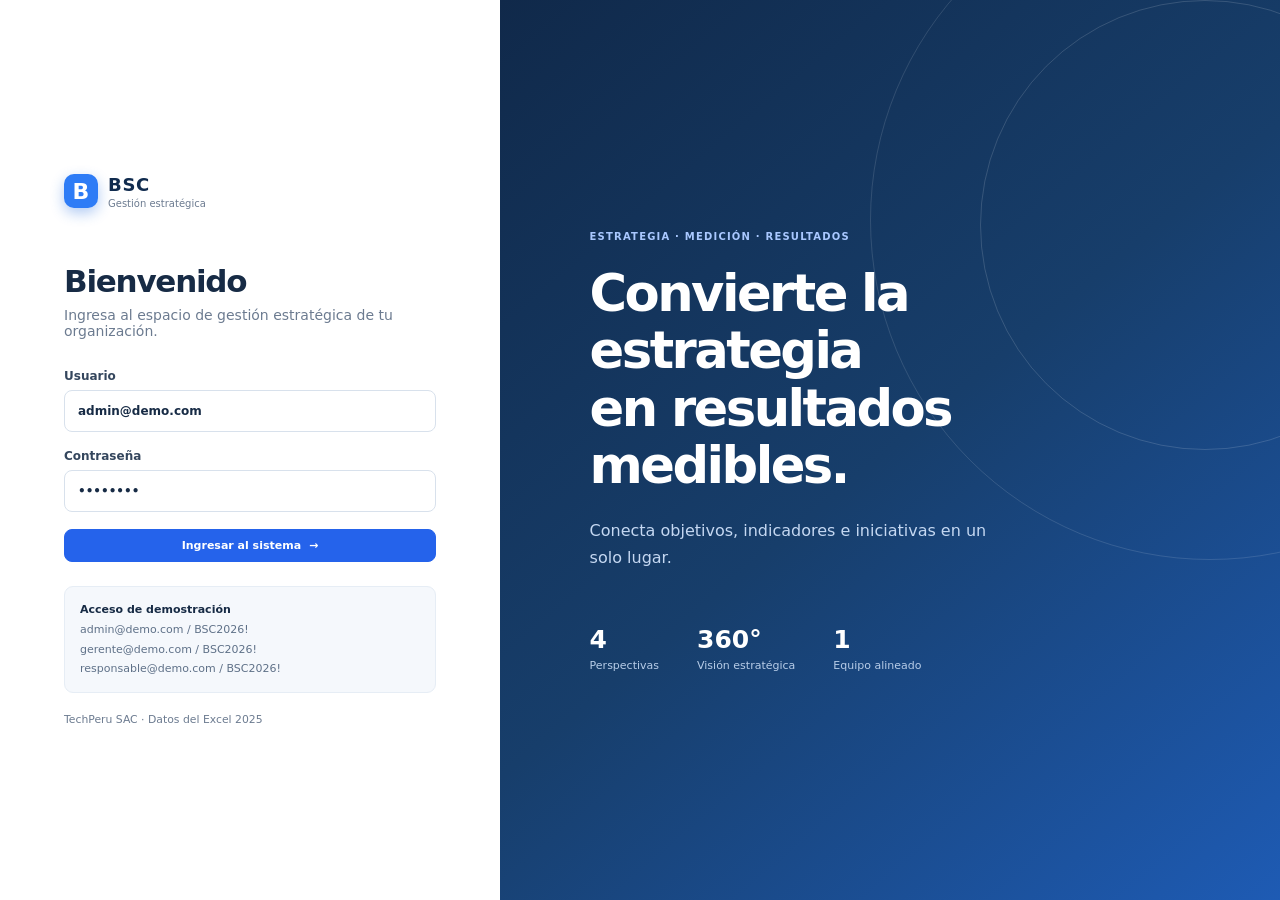
<file: index.html>
<!doctype html>
<html lang="es">
<head>
  <meta charset="utf-8">
  <meta name="viewport" content="width=device-width, initial-scale=1">
  <title>TechPeru BSC | Gestión y seguimiento</title>
  <link rel="stylesheet" href="css/styles.css">
  <link rel="stylesheet" href="css/features.css">
  <script src="js/vendor/chart.umd.min.js" defer></script>
  <script src="js/excel.js" defer></script>
  <script src="js/datos-techperu.js" defer></script>
  <script src="js/vendor/jszip.min.js" defer></script>
  <script src="js/storage.js" defer></script>
  <script src="js/export.js" defer></script>
  <script src="js/features.js" defer></script>
  <script src="js/app.js" defer></script>
</head>
<body>
  <div id="loginView" class="login-wrap">
    <div class="login-card">
      <div class="brand brand-login"><span class="brand-mark">B</span><div><strong>BSC</strong><small>Gestión estratégica</small></div></div>
      <h1>Bienvenido</h1><p class="muted">Ingresa al espacio de gestión estratégica de tu organización.</p>
      <form id="loginForm">
        <label>Usuario<input id="loginUser" autocomplete="username" value="admin@demo.com" required></label>
        <label>Contraseña<input id="loginPass" type="password" autocomplete="current-password" value="BSC2026!" required></label>
        <p id="loginError" class="error-text hidden">Credenciales incorrectas.</p>
        <button class="btn primary full" type="submit">Ingresar al sistema <span>→</span></button>
      </form>
      <div class="demo-note"><strong>Acceso de demostración</strong><br>admin@demo.com / BSC2026!<br>gerente@demo.com / BSC2026!<br>responsable@demo.com / BSC2026!</div>
      <small class="muted">TechPeru SAC · Datos del Excel 2025</small>
    </div>
    <div class="login-art"><div class="art-orbit orbit1"></div><div class="art-orbit orbit2"></div><div class="art-content"><span class="eyebrow">ESTRATEGIA · MEDICIÓN · RESULTADOS</span><h2>Convierte la estrategia<br>en resultados medibles.</h2><p>Conecta objetivos, indicadores e iniciativas en un solo lugar.</p><div class="art-stats"><div><b>4</b><small>Perspectivas</small></div><div><b>360°</b><small>Visión estratégica</small></div><div><b>1</b><small>Equipo alineado</small></div></div></div></div>
  </div>

  <div id="appView" class="app-shell hidden">
    <aside class="sidebar" id="sidebar">
      <div class="brand"><span class="brand-mark">B</span><div><strong>BSC</strong><small>Strategic performance</small></div><button id="sidebarClose" class="icon-btn mobile-only" aria-label="Cerrar menú">×</button></div>
      <div class="org-switch"><span class="org-icon">T</span><div><strong>TechPeru SAC</strong><small>BSC · Datos del Excel</small></div></div>
      <nav id="mainNav" aria-label="Navegación principal">
        <div class="nav-label">ESPACIO DE TRABAJO</div>
        <button class="nav-item active" data-page="dashboard"><span class="nav-icon">▦</span>Dashboard ejecutivo</button>
        <button class="nav-item" data-page="perspectivas"><span class="nav-icon">◫</span>Perspectivas</button>
        <button class="nav-item" data-page="mapa"><span class="nav-icon">⌘</span>Mapa estratégico</button>
        <button class="nav-item" data-page="objetivos"><span class="nav-icon">◎</span>Objetivos estratégicos</button>
        <button class="nav-item" data-page="kpis"><span class="nav-icon">▥</span>Indicadores (KPI)</button>
        <button class="nav-item" data-page="matriz"><span class="nav-icon">▤</span>Matriz BSC completa</button>
        <button class="nav-item" data-page="mediciones"><span class="nav-icon">↗</span>Registro de resultados</button>
        <button class="nav-item" data-page="iniciativas"><span class="nav-icon">◈</span>Planes de acción</button>
        <div class="nav-label">ANÁLISIS Y CONTROL</div>
        <button class="nav-item" data-page="reportes"><span class="nav-icon">▤</span>Reportes</button>
        <button class="nav-item" data-page="administracion"><span class="nav-icon">⚙</span>Administración</button>
      </nav>
      <div class="sidebar-bottom"><button class="help-card" id="helpBtn" type="button"><span class="help-icon">?</span><div><strong>¿Necesitas ayuda?</strong><small>Guía y reglas del BSC</small></div></button><div class="sidebar-user"><div class="avatar">AP</div><div class="user-meta"><strong id="sideUserName">Ana Pérez</strong><small id="sideUserRole">Administradora</small></div><button id="logoutBtn" class="logout" title="Cerrar sesión">↪</button></div></div>
    </aside>
    <div class="main-column">
      <header class="topbar"><button id="menuToggle" class="icon-btn mobile-only" aria-label="Abrir menú">☰</button><div class="breadcrumb"><span>TechPeru SAC</span><span class="crumb-sep">/</span><strong id="breadcrumbPage">Dashboard ejecutivo</strong></div><div class="top-actions"><label class="period-select">Período <select id="globalPeriod" aria-label="Ejercicio anual"><option>2025</option></select></label><label class="period-select">Corte <select id="globalCut" aria-label="Corte de evaluación"></select></label><button id="notificationsBtn" class="icon-btn notification-btn" title="Notificaciones">♧<i id="notificationDot"></i></button><div class="top-profile"><div class="avatar small-avatar">AP</div><div><strong id="topUserName">Ana Pérez</strong><small id="topUserRole">Administradora</small></div></div></div></header>
      <main id="pageContent" tabindex="-1"></main>
      <footer class="app-footer"><span>BSC · Gestión estratégica</span><span><span id="sourceSummary">TechPeru SAC · 2025</span></span></footer>
    </div>
  </div>

  <div id="modalLayer" class="modal-layer hidden" role="presentation"><section class="modal" role="dialog" aria-modal="true" aria-labelledby="modalTitle"><header class="modal-header"><div><span class="eyebrow" id="modalEyebrow">FORMULARIO</span><h2 id="modalTitle">Nuevo registro</h2></div><button id="modalClose" class="icon-btn" aria-label="Cerrar">×</button></header><div id="modalBody" class="modal-body"></div><footer id="modalFooter" class="modal-footer"></footer></section></div>
  <input id="excelFile" type="file" accept=".xlsx" hidden>
  <input id="backupFile" type="file" accept=".zip,.json" hidden>
  <div id="toastRegion" class="toast-region" aria-live="polite"></div>
</body>
</html>
</file>
<file: css/styles.css>
:root{--navy:#102b4e;--navy2:#173a63;--blue:#2563eb;--blue-light:#eff6ff;--ink:#172b45;--muted:#6c7b90;--line:#e2e8f0;--bg:#f5f7fb;--white:#fff;--green:#16845b;--green-bg:#e8f7ef;--amber:#b97708;--amber-bg:#fff5dd;--red:#c23a42;--red-bg:#ffebed;--purple:#7354c8;--shadow:0 8px 26px rgba(20,43,75,.06);font-family:Inter,system-ui,-apple-system,BlinkMacSystemFont,"Segoe UI",sans-serif}
*{box-sizing:border-box}body{margin:0;background:var(--bg);color:var(--ink);font-size:13px}button,input,select,textarea{font:inherit}button{cursor:pointer}button:focus-visible,input:focus-visible,select:focus-visible,textarea:focus-visible{outline:3px solid #93c5fd;outline-offset:1px}.hidden{display:none!important}.muted{color:var(--muted)}.error-text{color:var(--red);font-size:12px}.eyebrow{font-size:10px;font-weight:800;letter-spacing:.12em;color:#7890ac}.full{width:100%}
.login-wrap{min-height:100vh;display:grid;grid-template-columns:minmax(390px,500px) 1fr;background:#fff}.login-card{padding:clamp(28px,5vw,72px);display:flex;flex-direction:column;justify-content:center;max-width:560px;width:100%;margin:auto}.brand{display:flex;align-items:center;gap:10px;color:#fff;padding:22px 20px 18px}.brand strong{display:block;font-size:18px;letter-spacing:.04em}.brand small{display:block;font-size:10px;color:#a8bdd4;margin-top:3px}.brand-mark{width:34px;height:34px;border-radius:10px;background:#2e7cf6;display:grid;place-items:center;color:#fff;font-size:22px;font-weight:800;box-shadow:0 5px 14px #1261db55}.brand-login{color:var(--navy);padding:0;margin-bottom:54px}.brand-login small{color:var(--muted)}.login-card h1{font-size:31px;margin:0 0 8px;letter-spacing:-.04em}.login-card>p{font-size:14px;margin:0 0 30px}.login-card form{display:grid;gap:17px}.login-card label,.field{display:grid;gap:7px;color:#34465d;font-weight:600;font-size:12px}.login-card input,.field input,.field select,.field textarea{width:100%;border:1px solid #d8e1ec;border-radius:8px;background:#fff;padding:11px 12px;color:var(--ink);min-width:0}.login-card input{padding:13px}.demo-note{margin:24px 0 20px;padding:13px 15px;background:#f5f8fc;border:1px solid #e6edf5;border-radius:9px;color:#5f7188;line-height:1.8;font-size:11px}.demo-note strong{color:var(--ink)}.login-art{background:linear-gradient(140deg,#10294a 0%,#173e6b 50%,#1e5bb4 100%);color:#fff;position:relative;overflow:hidden;display:flex;align-items:center;padding:clamp(36px,7vw,110px)}.art-content{max-width:580px;position:relative;z-index:2}.art-content .eyebrow{color:#a9c8ff}.art-content h2{font-size:clamp(32px,4vw,58px);line-height:1.12;letter-spacing:-.05em;margin:22px 0}.art-content p{font-size:16px;color:#c5d8f2;line-height:1.7;max-width:430px}.art-stats{display:flex;gap:38px;margin-top:54px}.art-stats div{display:grid;gap:5px}.art-stats b{font-size:25px}.art-stats small{font-size:11px;color:#b8cde8}.art-orbit{position:absolute;border:1px solid #ffffff20;border-radius:50%;width:680px;height:680px;right:-270px;top:-120px}.orbit2{width:450px;height:450px;right:-150px;top:0;border-color:#ffffff25}
.app-shell{min-height:100vh;display:flex}.sidebar{width:252px;background:var(--navy);color:#fff;position:fixed;inset:0 auto 0 0;display:flex;flex-direction:column;z-index:20;transition:transform .2s}.org-switch{margin:0 14px 18px;padding:11px;background:#ffffff0c;border:1px solid #ffffff12;border-radius:10px;display:flex;align-items:center;gap:9px}.org-icon{width:29px;height:29px;background:#dbeafe;color:#1d4ed8;border-radius:8px;display:grid;place-items:center;font-weight:800}.org-switch strong,.org-switch small{display:block}.org-switch strong{font-size:10px}.org-switch small{font-size:9px;color:#a5b8ce;margin-top:4px}.org-switch .chevron{margin-left:auto;color:#9eb4cb}nav{padding:0 10px;overflow-y:auto}.nav-label{font-size:9px;letter-spacing:.11em;font-weight:800;color:#7f9ab9;padding:13px 12px 8px}.nav-item{border:0;width:100%;background:transparent;color:#b6c6d9;text-align:left;display:flex;align-items:center;gap:12px;padding:11px 12px;border-radius:8px;margin:2px 0;font-weight:500;font-size:12px;transition:.15s}.nav-item:hover{background:#ffffff0c;color:#fff}.nav-item.active{background:#286de0;color:#fff;box-shadow:0 5px 12px #061b3930}.nav-icon{width:18px;text-align:center;font-size:17px}.sidebar-bottom{margin-top:auto;padding:12px}.help-card{border:1px solid #ffffff17;background:#ffffff08;padding:12px;border-radius:9px;display:flex;gap:9px;align-items:center;margin-bottom:13px}.help-icon{width:25px;height:25px;display:grid;place-items:center;border-radius:50%;background:#ffffff17}.help-card strong,.help-card small{display:block}.help-card strong{font-size:10px}.help-card small{font-size:9px;color:#a4b8d0;margin-top:4px}.sidebar-user{display:flex;align-items:center;gap:9px;border-top:1px solid #ffffff16;padding:15px 2px 4px}.avatar{width:32px;height:32px;display:grid;place-items:center;background:#dce9ff;color:#214f91;border-radius:50%;font-weight:800;font-size:11px;flex-shrink:0}.user-meta{min-width:0;flex:1}.user-meta strong,.user-meta small{display:block;white-space:nowrap;overflow:hidden;text-overflow:ellipsis}.user-meta strong{font-size:11px}.user-meta small{font-size:10px;color:#9bb1ca;margin-top:4px}.logout{border:0;background:transparent;color:#b9c9dc;font-size:19px;padding:4px}.main-column{margin-left:252px;min-width:0;width:calc(100% - 252px);display:flex;flex-direction:column;min-height:100vh}.topbar{height:66px;background:#fff;border-bottom:1px solid var(--line);display:flex;align-items:center;justify-content:space-between;padding:0 30px;position:sticky;top:0;z-index:10}.breadcrumb{display:flex;gap:10px;align-items:center;color:#8492a5;font-size:11px}.breadcrumb strong{color:var(--ink);font-weight:700}.crumb-sep{color:#c5ced9}.top-actions{display:flex;align-items:center;gap:20px}.period-select{display:flex;align-items:center;gap:8px;color:#8390a2;font-size:10px}.period-select select{border:1px solid var(--line);border-radius:6px;background:#fff;padding:7px 22px 7px 9px;color:#33445c}.icon-btn{width:32px;height:32px;display:grid;place-items:center;border:1px solid var(--line);border-radius:8px;background:#fff;color:#52667f;font-size:17px;position:relative}.notification-btn i{position:absolute;width:6px;height:6px;border-radius:50%;background:#ed5d65;right:5px;top:5px}.top-profile{display:flex;align-items:center;gap:9px}.top-profile strong,.top-profile small{display:block}.top-profile strong{font-size:11px}.top-profile small{font-size:10px;color:#8a98aa;margin-top:4px}.small-avatar{width:30px;height:30px}.top-profile .chevron{color:#98a5b5;margin-left:3px}#pageContent{padding:26px 30px 30px;flex:1;max-width:1800px;width:100%;margin:0 auto}.app-footer{display:flex;justify-content:space-between;padding:12px 30px 18px;color:#9aa6b6;font-size:10px}.mobile-only{display:none}
.page-head{display:flex;align-items:flex-start;justify-content:space-between;gap:20px;margin-bottom:23px}.page-head h1{font-size:24px;letter-spacing:-.04em;margin:0 0 7px;color:#172d49}.page-head p{color:#8492a5;margin:0;font-size:12px;line-height:1.5}.head-actions{display:flex;gap:9px;flex-wrap:wrap}.btn{border:1px solid #dce4ee;background:#fff;color:#34465d;border-radius:8px;padding:9px 13px;font-size:11px;font-weight:700;display:inline-flex;align-items:center;justify-content:center;gap:8px;white-space:nowrap;transition:.15s}.btn:hover{filter:brightness(.98);box-shadow:0 3px 8px #18395d12}.btn.primary{background:var(--blue);border-color:var(--blue);color:#fff}.btn.soft{background:#eff6ff;color:#1d5ac7;border-color:#dceafe}.btn.danger{background:#fff4f4;color:#b52d3a;border-color:#f7d0d3}.btn.small{padding:6px 9px;font-size:10px}.btn:disabled{opacity:.45;cursor:not-allowed}
.grid{display:grid;gap:16px}.metric-grid{grid-template-columns:repeat(4,minmax(0,1fr));margin-bottom:18px}.metric-card,.panel,.table-panel{background:#fff;border:1px solid #e7edf4;border-radius:12px;box-shadow:var(--shadow)}.metric-card{padding:17px;position:relative;overflow:hidden}.metric-top{display:flex;justify-content:space-between;align-items:center;gap:8px;color:#728299;font-size:11px}.metric-icon{width:34px;height:34px;border-radius:10px;display:grid;place-items:center;background:#eff6ff;color:#2869d9;font-size:17px}.metric-value{font-size:28px;font-weight:800;letter-spacing:-.05em;margin:13px 0 5px;color:#142d4b}.metric-foot{display:flex;align-items:center;gap:6px;font-size:10px;color:#8290a2}.trend-up{color:var(--green);font-weight:700}.trend-down{color:var(--red);font-weight:700}.panel{padding:18px;min-width:0}.panel-head{display:flex;justify-content:space-between;align-items:flex-start;gap:12px;margin-bottom:17px}.panel-head h2,.panel-head h3{font-size:14px;margin:0 0 5px;letter-spacing:-.02em}.panel-head p{font-size:10px;color:#8b98a9;margin:0}.panel-action{border:0;background:transparent;color:#2d6fe1;font-size:10px;font-weight:700;padding:3px}.dashboard-grid{grid-template-columns:minmax(0,1.4fr) minmax(300px,1fr);margin-bottom:17px}.chart-wrap{height:260px;position:relative}.chart-wrap.short{height:220px}.perspective-bars{display:grid;gap:15px}.perspective-row{display:grid;grid-template-columns:145px minmax(70px,1fr) 42px;gap:12px;align-items:center;font-size:11px}.perspective-name{display:flex;align-items:center;gap:8px}.persp-dot{width:8px;height:8px;border-radius:3px;flex-shrink:0}.progress-track{height:8px;background:#edf1f6;border-radius:20px;overflow:hidden}.progress-fill{height:100%;border-radius:20px;background:#3478e5}.perspective-value{text-align:right;font-weight:800}.toolbar{display:flex;gap:9px;align-items:center;flex-wrap:wrap;margin-bottom:14px}.search-box{position:relative;flex:1;min-width:180px}.search-box input{width:100%;border:1px solid var(--line);border-radius:8px;padding:9px 12px 9px 32px;background:#fff;font-size:11px}.search-box:before{content:"⌕";position:absolute;left:11px;top:5px;font-size:20px;color:#8b99aa}.toolbar select,.toolbar input[type=month],.toolbar input[type=date]{border:1px solid var(--line);border-radius:8px;background:#fff;padding:9px 10px;font-size:11px;color:#52637a;min-width:120px}.table-panel{overflow:hidden}.table-scroll{overflow-x:auto}table{width:100%;border-collapse:collapse;white-space:nowrap}thead th{background:#f8fafc;color:#7b899c;text-align:left;font-size:9px;letter-spacing:.04em;text-transform:uppercase;font-weight:800;padding:12px 14px;border-bottom:1px solid #e8edf3}tbody td{padding:12px 14px;border-bottom:1px solid #edf1f5;font-size:11px;color:#43556c}tbody tr:last-child td{border-bottom:0}tbody tr:hover{background:#fbfdff}.table-title{font-weight:700;color:#243b58}.subcell{display:block;color:#93a0b0;font-size:9px;margin-top:4px}.status{display:inline-flex;align-items:center;gap:5px;padding:5px 8px;border-radius:30px;font-size:9px;font-weight:800;white-space:nowrap}.status:before{content:"";width:5px;height:5px;border-radius:50%;background:currentColor}.status.good{background:var(--green-bg);color:var(--green)}.status.warn{background:var(--amber-bg);color:var(--amber)}.status.bad{background:var(--red-bg);color:var(--red)}.status.neutral{background:#eef2f7;color:#718096}.status.blue{background:#e9f2ff;color:#2768d8}.code{font-size:10px;font-weight:800;color:#2d6bce}.table-actions{display:flex;gap:5px}.text-action{border:0;background:transparent;color:#2c6bd7;font-size:10px;font-weight:700;padding:3px}.empty-state{text-align:center;padding:40px 20px;color:#8b98a8}.empty-state strong{display:block;color:#4e6076;margin-bottom:5px}.table-bottom{display:flex;justify-content:space-between;align-items:center;padding:12px 15px;border-top:1px solid #edf1f5;color:#8b98a9;font-size:10px}.tag{font-size:9px;background:#f1f5f9;color:#52657b;padding:4px 7px;border-radius:5px}.split-grid{grid-template-columns:minmax(0,1.25fr) minmax(280px,.75fr)}.objective-card{border:1px solid #e4ebf4;border-radius:10px;padding:14px;display:flex;gap:12px;align-items:flex-start;background:#fff}.objective-symbol{width:32px;height:32px;border-radius:9px;display:grid;place-items:center;background:#eff6ff;color:#2563eb;flex-shrink:0}.objective-card h3{font-size:12px;margin:1px 0 6px}.objective-card p{font-size:10px;color:#7b899b;line-height:1.55;margin:0 0 10px}.objective-card .obj-meta{display:flex;gap:7px;flex-wrap:wrap}.objective-list{display:grid;gap:9px}.strategy-map{display:grid;gap:10px}.map-lane{display:grid;grid-template-columns:145px 1fr;gap:12px;align-items:stretch;border:1px solid #e8edf3;border-radius:11px;padding:11px}.map-lane-label{border-radius:8px;padding:12px;display:flex;align-items:center;font-weight:800;font-size:11px;line-height:1.4}.map-lane-items{display:flex;align-items:stretch;gap:10px;flex-wrap:wrap}.map-objective{border:1px solid #cfe0ff;background:#f4f8ff;color:#234f91;border-radius:9px;padding:12px;min-width:160px;max-width:230px;flex:1;text-align:left;font-size:11px;font-weight:700;position:relative}.map-objective:hover{border-color:#4e8af0;box-shadow:0 3px 12px #1c5bd51c}.map-objective small{display:block;font-size:9px;color:#6986ad;font-weight:500;margin-top:7px}.map-objective .mini-status{position:absolute;right:8px;top:8px;width:6px;height:6px;border-radius:50%}.map-legend{display:flex;gap:14px;flex-wrap:wrap;color:#7f8da0;font-size:10px}.legend-item{display:flex;align-items:center;gap:6px}.legend-dot{width:8px;height:8px;border-radius:3px}.detail-layout{display:grid;grid-template-columns:minmax(0,1.2fr) minmax(280px,.8fr);gap:16px}.detail-form-grid{display:grid;grid-template-columns:repeat(2,minmax(0,1fr));gap:13px}.field.full-span{grid-column:1/-1}.field label{font-size:10px;color:#6d7e92;font-weight:700}.field textarea{min-height:80px;resize:vertical}.form-note{font-size:10px;color:#8795a7;line-height:1.6}.info-box{padding:13px;background:#f6f9fd;border:1px solid #e7edf5;border-radius:9px;font-size:11px;line-height:1.65;color:#6e7f94}.kpi-result{display:flex;align-items:flex-end;justify-content:space-between;gap:10px}.kpi-result strong{font-size:34px;letter-spacing:-.05em}.kpi-result small{display:block;color:#8592a3;margin-top:5px}.detail-chart{height:220px}.initiative-progress{display:flex;align-items:center;gap:8px;min-width:115px}.initiative-progress .progress-track{flex:1}.initiative-progress b{font-size:10px}.admin-grid{grid-template-columns:repeat(2,minmax(0,1fr))}.user-card{display:flex;gap:10px;align-items:center}.user-card .avatar{width:30px;height:30px}.report-cards{grid-template-columns:repeat(3,minmax(0,1fr))}.report-card{border:1px solid #e5ebf3;border-radius:10px;padding:15px;background:#fff}.report-card .report-icon{width:34px;height:34px;border-radius:9px;display:grid;place-items:center;background:#eef5ff;color:#2868d5;margin-bottom:13px;font-size:17px}.report-card h3{font-size:12px;margin:0 0 6px}.report-card p{font-size:10px;color:#8190a2;line-height:1.5;min-height:32px}.report-card .btn{margin-top:9px}.modal-layer{position:fixed;inset:0;background:#0c1e35a6;z-index:50;display:grid;place-items:center;padding:20px;overflow-y:auto}.modal{width:min(680px,100%);background:#fff;border-radius:14px;box-shadow:0 25px 80px #07182d50;max-height:calc(100vh - 40px);display:flex;flex-direction:column;overflow:hidden}.modal-header{display:flex;justify-content:space-between;align-items:flex-start;padding:20px 23px;border-bottom:1px solid #e9eef4}.modal-header h2{font-size:19px;margin:5px 0 0;letter-spacing:-.03em}.modal-body{padding:21px 23px;overflow-y:auto}.modal-footer{padding:15px 23px;border-top:1px solid #e9eef4;display:flex;justify-content:flex-end;gap:8px;background:#fbfcfe}.toast-region{position:fixed;right:22px;bottom:22px;z-index:100;display:grid;gap:8px}.toast{background:#173a63;color:#fff;padding:13px 16px;border-radius:9px;box-shadow:0 10px 30px #132d4c30;font-size:12px;min-width:240px;max-width:360px;animation:toastIn .2s ease}.toast.error{background:#9e2934}.toast.success:before{content:"✓";margin-right:9px;color:#9df0c4}@keyframes toastIn{from{opacity:0;transform:translateY(8px)}to{opacity:1;transform:translateY(0)}}.notification-pop{position:fixed;right:25px;top:60px;z-index:30;width:min(360px,calc(100vw - 30px));background:#fff;border:1px solid var(--line);border-radius:12px;box-shadow:var(--shadow);padding:15px}.notification-pop h3{margin:0 0 12px;font-size:13px}.notification-item{padding:10px 0;border-top:1px solid #edf1f5;font-size:11px}.notification-item small{display:block;color:#8a97a8;margin-top:5px}.inline-link{color:#2768d8;font-weight:700;cursor:pointer;border:0;background:transparent}
@media(max-width:1150px){.sidebar{width:225px}.main-column{margin-left:225px;width:calc(100% - 225px)}#pageContent{padding:22px}.topbar{padding:0 22px}.metric-grid{grid-template-columns:repeat(2,minmax(0,1fr))}.dashboard-grid{grid-template-columns:1fr}.login-wrap{grid-template-columns:minmax(340px,440px) 1fr}.perspective-row{grid-template-columns:140px minmax(60px,1fr) 40px}}
@media(max-width:800px){.sidebar{transform:translateX(-100%);width:260px;box-shadow:15px 0 35px #0d244020}.sidebar.open{transform:translateX(0)}.main-column{margin-left:0;width:100%}.mobile-only{display:grid}.topbar{height:58px;padding:0 14px;gap:10px}.breadcrumb>span:first-child,.crumb-sep{display:none}.top-actions{gap:9px}.top-profile>div:not(.avatar),.top-profile .chevron,.period-select{display:none}#pageContent{padding:19px 14px}.app-footer{padding:12px 14px;gap:10px;flex-wrap:wrap}.page-head{flex-direction:column;margin-bottom:18px}.page-head h1{font-size:22px}.head-actions{width:100%}.metric-grid{gap:10px}.metric-card{padding:13px}.metric-value{font-size:24px}.dashboard-grid,.split-grid,.detail-layout{grid-template-columns:1fr}.admin-grid,.report-cards{grid-template-columns:1fr}.map-lane{grid-template-columns:1fr}.map-lane-label{padding:9px}.map-objective{min-width:140px}.login-wrap{grid-template-columns:1fr}.login-card{padding:30px 24px;min-height:100vh}.login-art{display:none}.brand-login{margin-bottom:38px}.detail-form-grid{grid-template-columns:1fr}.field.full-span{grid-column:auto}.top-profile{gap:0}.top-profile .avatar{width:29px;height:29px}.toolbar>*{flex:1}.toolbar .search-box{flex-basis:100%}.perspective-row{grid-template-columns:125px minmax(50px,1fr) 35px}.panel{padding:14px}.table-bottom{gap:10px;flex-wrap:wrap}}
@media print{.sidebar,.topbar,.head-actions,.toolbar,.app-footer,.btn,.table-actions,.mobile-only{display:none!important}.main-column{margin:0;width:100%}#pageContent{padding:0}.panel,.metric-card,.table-panel{box-shadow:none;break-inside:avoid}.page-head{margin-bottom:12px}body{background:#fff}.report-print-title{display:block}}
</file>
<file: css/features.css>
/* Componentes de seguimiento y planificación del BSC. */
.help-card{width:100%;text-align:left;color:inherit}.top-actions{gap:13px}.period-select select{max-width:190px}.overview-banner{display:flex;align-items:center;justify-content:space-between;gap:26px;padding:24px 28px;margin-bottom:18px;border-radius:14px;background:linear-gradient(115deg,#102b4e,#204f84);color:white;box-shadow:var(--shadow)}.overview-banner>div{display:flex;align-items:center;flex-wrap:wrap;gap:12px;min-width:210px}.overview-banner .eyebrow{color:#b7d4f8;flex-basis:100%}.overview-banner strong{font-size:42px;letter-spacing:-.05em}.overview-banner p{line-height:1.7;color:#d4e3f5;max-width:480px;font-size:11px}.overview-banner>.tag{white-space:nowrap;background:#ffffff15;color:white}.metric-filter{border:0;background:transparent;padding:0;text-align:left;border-radius:12px}.metric-filter .metric-card{height:100%}.metric-filter:hover .metric-card{border-color:#93baf6;transform:translateY(-1px)}.two-columns{grid-template-columns:repeat(2,minmax(0,1fr));margin-bottom:18px}#pageContent>.panel{margin-bottom:18px}.perspective-button{border:0;background:transparent;width:100%;text-align:left;padding:0;color:inherit}.ranking-list{display:grid;gap:2px}.ranking-item{border:0;border-bottom:1px solid var(--line);background:white;display:grid;grid-template-columns:25px minmax(0,1fr) auto;gap:10px;align-items:center;width:100%;text-align:left;padding:12px 0;color:var(--ink)}.ranking-item:last-child{border-bottom:0}.ranking-item:hover{background:#f8fbff}.ranking-position{color:#96a8bd;font-size:10px}.ranking-item strong{display:block;font-size:11px}.ranking-item small{display:block;font-size:9px;color:var(--muted);margin-top:5px;line-height:1.5}.ranking-item b{font-size:13px}.good{color:var(--green)}.warn{color:var(--amber)}.bad{color:var(--red)}.action-summary{display:flex;align-items:center;justify-content:space-between;gap:16px}.action-summary h2{font-size:14px}.action-summary p{font-size:11px;color:var(--muted)}.perspective-tabs{display:flex;gap:10px;overflow-x:auto;margin-bottom:18px;padding-bottom:3px}.perspective-tab{flex:1;min-width:155px;border:1px solid var(--line);border-bottom:3px solid transparent;background:white;border-radius:9px;padding:14px;text-align:left;color:var(--ink);font-weight:700;font-size:11px}.perspective-tab span{display:block;font-size:10px;margin-top:6px;font-weight:400;color:var(--muted)}.perspective-tab.active{border-bottom-color:var(--perspective-color);background:#f7faff}.objective-group{margin:16px 0;border:1px solid var(--line);border-radius:9px;overflow:hidden}.objective-group summary{padding:15px;background:#f7f9fc;font-size:12px;font-weight:600;cursor:pointer;line-height:1.7}.objective-group summary strong,.objective-group summary>span:last-child{margin-left:12px}.objective-group table{min-width:1050px}.matrix-section h2{font-size:15px;border-left:4px solid;padding:6px 12px;display:flex;justify-content:space-between;gap:12px}.matrix-section h2 small{font-weight:400;font-size:10px;color:var(--muted)}.matrix-section table{min-width:1480px}.long-cell{display:block;min-width:200px;max-width:300px;white-space:normal;line-height:1.6;overflow-wrap:anywhere}.direction-tag{display:inline-block;font-size:9px;background:#f0f4f9;color:#61748b;border-radius:4px;padding:3px 6px;margin-top:7px}.subcell{white-space:normal;max-width:240px;line-height:1.5}.objective-cards{grid-template-columns:repeat(3,minmax(0,1fr))}.objective-summary{display:flex;flex-direction:column;gap:10px}.objective-summary h2{font-size:14px;line-height:1.55;margin:0}.objective-summary p{font-size:11px;line-height:1.6;color:var(--muted);margin:0}.objective-summary small{color:var(--muted);font-size:10px}.objective-summary .head-actions{margin-top:auto}.objective-score{display:flex;align-items:center;gap:12px;margin:8px 0}.objective-score>strong{font-size:26px;letter-spacing:-.04em}.modal{width:min(1050px,100%)}.modal-body{font-size:12px}.modal-body>h3{font-size:13px;margin-top:24px}.modal-body .table-scroll{margin-top:12px}.full-span{grid-column:1/-1}.advanced-fields{padding:13px;border:1px solid var(--line);border-radius:9px}.advanced-fields summary{cursor:pointer;font-size:11px;font-weight:600;margin-bottom:12px}.detail-score-grid{display:grid;grid-template-columns:repeat(3,minmax(0,1fr));gap:15px;padding:24px 0}.detail-score-grid small{display:block;color:var(--muted);font-size:10px}.detail-score-grid strong{display:block;font-size:28px;letter-spacing:-.04em;margin:8px 0}.gap-callout{background:#eff6ff;border:1px solid #dceaff;padding:13px;border-radius:8px;margin-bottom:17px;font-weight:600;color:#345b8a}.gap-callout .direction-tag{margin:0 0 0 8px}.analysis-box{border:1px solid var(--line);padding:15px;border-radius:9px}.analysis-box h3{font-size:12px;margin:0 0 10px}.analysis-box p{font-size:11px;line-height:1.7;color:#64778f}.evidence-keep{display:flex;align-items:center;gap:8px;font-weight:400;font-size:11px;line-height:1.6}.evidence-keep input{width:auto}.evidence-item{display:flex;align-items:center;gap:10px;padding:13px;border-bottom:1px solid var(--line)}.evidence-item>div{flex:1;min-width:0;overflow-wrap:anywhere}.evidence-item small{display:block;color:var(--muted);font-size:10px;margin-top:5px}.evidence-preview{width:100%;height:60vh;border:0;object-fit:contain}.task-list{display:grid;gap:9px;margin-bottom:16px}.task-list label{display:flex;gap:10px;align-items:center;padding:9px;border:1px solid var(--line);border-radius:6px;font-size:11px}.admin-actions{display:flex;gap:10px;flex-direction:column;align-items:flex-start}.import-preview{max-height:350px;overflow:auto;margin:12px 0;border:1px solid var(--line);border-radius:9px}.import-preview thead th{position:sticky;top:0;z-index:1}.table-input{width:115px;border:1px solid var(--line);border-radius:6px;padding:8px}.exercise-notice{background:#fff5dd;border:1px solid #edd69f;padding:13px;border-radius:9px;margin-bottom:18px;font-size:11px;line-height:1.7}.help-content{line-height:1.8;color:#5d718a}.help-content h3{color:var(--ink);font-size:13px;margin-top:22px}.map-scroll{overflow:auto}.map-board{min-width:920px;position:relative;padding:20px 5px}.map-board .map-lane{margin:20px 0 45px;position:relative}.map-board .map-lane-items{flex-wrap:nowrap}.map-board .map-objective{min-width:190px;max-width:none;z-index:2;background:#f6faff}.map-board .map-objective strong{display:block;line-height:1.6;margin-top:6px}.map-board .map-lane-label{z-index:2}#causalLines{position:absolute;inset:0;pointer-events:none;z-index:1}.report-document{padding:24px;background:white;border:1px solid var(--line);border-radius:12px}.report-document h2{font-size:19px}.report-document>p{color:var(--muted);font-size:11px;line-height:1.7}.report-document td{white-space:normal;min-width:100px;max-width:320px;line-height:1.6;overflow-wrap:anywhere}.report-document th{white-space:normal}.report-document td:first-child{min-width:90px}.report-document .table-scroll{margin-top:20px}.report-note{font-size:10px;line-height:1.7;color:var(--muted)}
@media(max-width:1250px){.objective-cards{grid-template-columns:repeat(2,minmax(0,1fr))}.overview-banner>.tag{display:none}.top-profile>div:not(.avatar){display:none}.breadcrumb{max-width:200px}.top-actions{gap:9px}.period-select{gap:5px}}
@media(max-width:950px){.two-columns{grid-template-columns:1fr}.overview-banner{gap:15px;padding:22px}.overview-banner p{max-width:240px}}
@media(max-width:800px){.topbar{height:auto;min-height:95px;padding:10px 14px;flex-wrap:wrap}.breadcrumb{flex:1;max-width:none}.top-actions{width:100%;justify-content:space-between}.period-select{display:flex;font-size:9px;gap:5px}.period-select select{max-width:150px;font-size:10px;padding:7px}.top-profile{display:none}.overview-banner{align-items:flex-start;flex-direction:column;gap:7px}.overview-banner p{max-width:none;margin:0}.overview-banner strong{font-size:36px}.state-cards .metric-foot{font-size:9px;line-height:1.6}.objective-cards{grid-template-columns:1fr}.action-summary{align-items:flex-start;flex-direction:column}.modal-layer{padding:10px}.modal{max-height:calc(100dvh - 20px)}.modal-header{padding:16px}.modal-body{padding:16px}.modal-footer{padding:13px 16px}.detail-score-grid{gap:8px}.detail-score-grid strong{font-size:22px}.full-span{grid-column:auto}.two-columns{gap:12px}.report-document{padding:14px}.perspective-tabs{max-width:100%}.evidence-item{flex-wrap:wrap}.evidence-item>div{flex-basis:100%}.toast-region{right:10px;bottom:10px;max-width:calc(100vw - 20px)}}
@media print{@page{size:A4 landscape;margin:10mm}.printing-report #pageContent>*:not(#reportDocument),.printing-report .app-footer,.modal-layer,.toast-region{display:none!important}.report-document{border:0;padding:0}.report-document .table-scroll{overflow:visible}.report-document table{table-layout:fixed;width:100%;min-width:0!important}.report-document td,.report-document th{min-width:0!important;max-width:none;font-size:7px;padding:5px;white-space:normal;overflow-wrap:anywhere}.report-document .long-cell{min-width:0;max-width:none}.report-document thead{display:table-header-group}.report-document tr{break-inside:avoid}.report-document h2{font-size:16px}.panel{break-inside:auto}.exercise-notice{display:none}}
</file>
